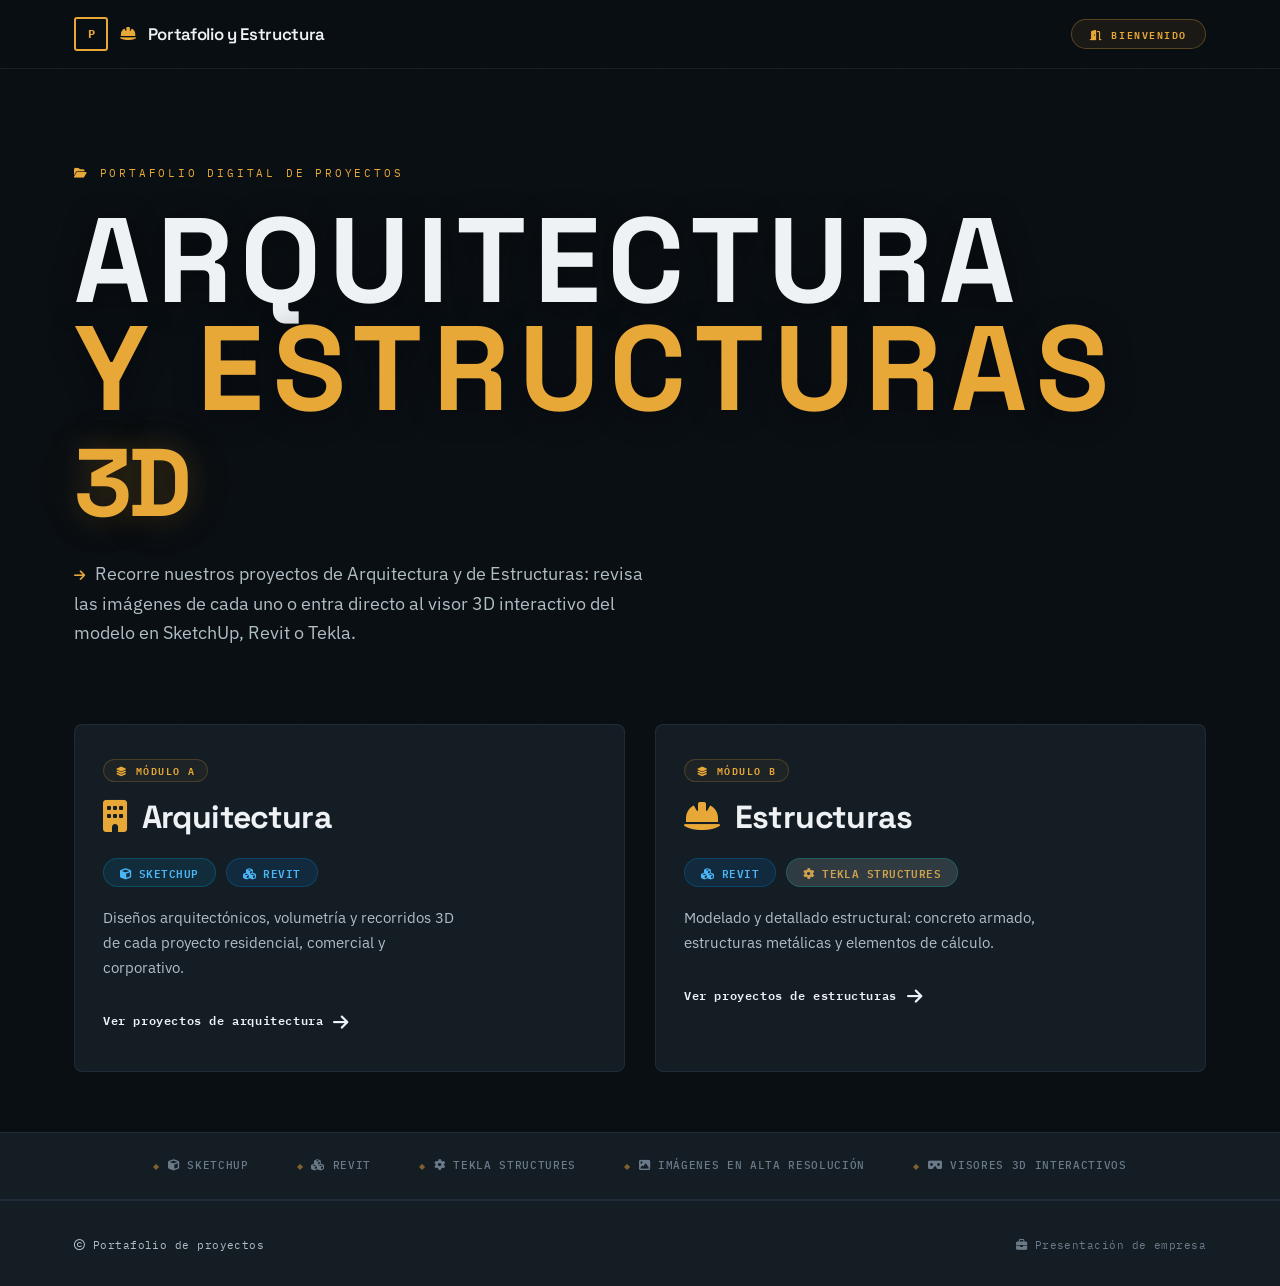
<file: index.html>
<!DOCTYPE html>
<html lang="es">
<head>
<meta charset="UTF-8" />
<meta name="viewport" content="width=device-width, initial-scale=1.0" />
<title>Portafolio de Proyectos — Constructora</title>
<meta name="description" content="Portafolio de proyectos de Arquitectura y Estructuras: imágenes y visores 3D interactivos." />

<!-- Font Awesome -->
<link rel="stylesheet" href="https://cdnjs.cloudflare.com/ajax/libs/font-awesome/6.5.0/css/all.min.css" />

<link rel="preconnect" href="https://fonts.googleapis.com">
<link rel="preconnect" href="https://fonts.gstatic.com" crossorigin>
<link href="https://fonts.googleapis.com/css2?family=Space+Grotesk:wght@500;600;700&family=IBM+Plex+Sans:wght@400;500;600&family=IBM+Plex+Mono:wght@400;500&display=swap" rel="stylesheet">
<link rel="stylesheet" href="css/style.css" />
</head>
<body>

  <header class="topbar">
    <div class="container">
      <a href="index.html" class="brand">
        <span class="brand-mark">P</span>
        <i class="fas fa-hard-hat" style="color: var(--color-accent); font-size: 0.9rem;"></i>
        Portafolio y Estructura
      </a>
      <span class="sheet-tag">
        <i class="fas fa-door-open"></i> Bienvenido
      </span>
    </div>
  </header>

  <section class="hero">
    <!-- Fondo de estructura -->
    <div class="hero-bg">
      <div class="hero-bg-image" style="background-image: url('https://res.cloudinary.com/ddqe5f2br/image/upload/v1784084757/unnamed_wdhgyp.jpg')"></div>
      <div class="hero-overlay"></div>
      <div class="hero-grid"></div>
    </div>

    <div class="container hero-content">
      <p class="hero-eyebrow">
        <i class="fas fa-folder-open"></i> Portafolio digital de proyectos
      </p>
      
      <!-- Título -->
      <h1 class="hero-title">
        <span class="hero-title-line" data-text="ARQUITECTURA">
            ARQUITECTURA
        </span>

        <span class="hero-title-line hero-title-line-accent"
              data-text="Y ESTRUCTURAS">
            Y ESTRUCTURAS
        </span>

        <span class="hero-title-3d">
        <span class="texto-3d">3D</span>
        </span>
      </h1>
      
      <p class="lead">
        <i class="fas fa-arrow-right" style="color: var(--color-accent); font-size: 0.8rem; margin-right: 6px;"></i>
        Recorre nuestros proyectos de Arquitectura y de Estructuras: revisa
        las imágenes de cada uno o entra directo al visor 3D interactivo
        del modelo en SketchUp, Revit o Tekla.
      </p>
    </div>
  </section>

  <div class="container">
    <div class="module-grid">

      <a href="arquitectura.html" class="module-card module-card-architecture">
        <span class="code">
          <i class="fas fa-layer-group"></i> MÓDULO A
        </span>
        <h2>
          <i class="fas fa-building" style="color: var(--color-accent); margin-right: 8px;"></i>
          Arquitectura
        </h2>
        <div class="software-tags">
          <span class="software-tag sketchup"><i class="fas fa-cube"></i> SketchUp</span>
          <span class="software-tag revit"><i class="fas fa-cubes"></i> Revit</span>
        </div>
        <p>Diseños arquitectónicos, volumetría y recorridos 3D de cada proyecto residencial, comercial y corporativo.</p>
        <span class="cta">
          Ver proyectos de arquitectura <span class="arrow"><i class="fas fa-arrow-right"></i></span>
        </span>
      </a>

      <a href="estructuras.html" class="module-card module-card-structures">
        <span class="code">
          <i class="fas fa-layer-group"></i> MÓDULO B
        </span>
        <h2>
          <i class="fas fa-helmet-safety" style="color: var(--color-accent); margin-right: 8px;"></i>
          Estructuras
        </h2>
        <div class="software-tags">
          <span class="software-tag revit"><i class="fas fa-cubes"></i> Revit</span>
          <span class="software-tag tekla"><i class="fas fa-cog"></i> Tekla Structures</span>
        </div>
        <p>Modelado y detallado estructural: concreto armado, estructuras metálicas y elementos de cálculo.</p>
        <span class="cta">
          Ver proyectos de estructuras <span class="arrow"><i class="fas fa-arrow-right"></i></span>
        </span>
      </a>

    </div>
  </div>

  <div class="trust-strip">
    <div class="container">
      <span><i class="fas fa-cube"></i> SketchUp</span>
      <span><i class="fas fa-cubes"></i> Revit</span>
      <span><i class="fas fa-cog"></i> Tekla Structures</span>
      <span><i class="fas fa-image"></i> Imágenes en alta resolución</span>
      <span><i class="fas fa-vr-cardboard"></i> Visores 3D interactivos</span>
    </div>
  </div>

  <footer class="footer">
    <div class="container">
      <span>
        <i class="far fa-copyright"></i> Portafolio de proyectos
      </span>
      <span>
        <i class="fas fa-briefcase"></i> Presentación de empresa
      </span>
    </div>
  </footer>

</body>
</html>
</file>
<file: css/style.css>
/* ============================================================ */
/* VARIABLES */
/* ============================================================ */
:root {
  --color-bg: #0a0f14;
  --color-bg-card: #141c24;
  --color-bg-card-hover: #1c2630;
  --color-surface: #26323e;
  
  --color-text: #eef2f5;
  --color-text-secondary: #b0bec5;
  --color-text-muted: #6a7a88;
  
  --color-accent: #e8a838;
  --color-accent-hover: #d4952a;
  --color-accent-glow: rgba(232, 168, 56, 0.1);
  
  --color-line: #4a6a85;
  --color-line-subtle: rgba(74, 106, 133, 0.2);
  --color-line-grid: rgba(74, 106, 133, 0.05);
  
  --font-display: 'Space Grotesk', 'IBM Plex Sans', sans-serif;
  --font-body: 'IBM Plex Sans', sans-serif;
  --font-mono: 'IBM Plex Mono', monospace;
  
  --container: 1180px;
  --gutter: 24px;
  --radius: 3px;
  --radius-lg: 8px;
  
  --ease: cubic-bezier(0.25, 0.46, 0.45, 0.94);
  --duration: 0.4s;
}

/* ============================================================ */
/* RESET Y BASE */
/* ============================================================ */
* {
  margin: 0;
  padding: 0;
  box-sizing: border-box;
}

html {
  scroll-behavior: smooth;
  -webkit-font-smoothing: antialiased;
}

body {
  font-family: var(--font-body);
  color: var(--color-text);
  background: var(--color-bg);
  line-height: 1.6;
  overflow-x: hidden;
}

body.page-arquitectura {
  background: #0a0f14;
  background-image: linear-gradient(rgba(10, 15, 20, 0.88), rgba(10, 15, 20, 0.88)), url('https://images.unsplash.com/photo-1600585154340-be6161a56a0c?w=1920&q=80');
  background-size: cover;
  background-position: center;
  background-attachment: fixed;
  min-height: 100vh;
}

body.page-estructuras {
  background: #0a0f14;
  background-image: linear-gradient(rgba(10, 15, 20, 0.88), rgba(10, 15, 20, 0.88)), url('https://tinyurl.com/5n6w59p3');
  background-size: cover;
  background-position: center;
  background-attachment: fixed;
  min-height: 100vh;
}

img {
  max-width: 100%;
  display: block;
}

a {
  color: inherit;
  text-decoration: none;
}

.container {
  max-width: var(--container);
  margin: 0 auto;
  padding: 0 var(--gutter);
}

::selection {
  background: var(--color-accent);
  color: var(--color-bg);
}

/* ============================================================ */
/* TOPBAR - Navegación fija */
/* ============================================================ */
.topbar {
  position: sticky;
  top: 0;
  z-index: 50;
  background: rgba(10, 15, 20, 0.92);
  backdrop-filter: blur(16px) saturate(1.2);
  border-bottom: 1px solid var(--color-line-subtle);
}

.topbar .container {
  display: flex;
  align-items: center;
  justify-content: space-between;
  height: 68px;
}

/* Logo y marca */
.brand {
  display: flex;
  align-items: center;
  gap: 12px;
  text-decoration: none;
  font-family: var(--font-display);
  font-weight: 600;
  font-size: 1.05rem;
  letter-spacing: -0.02em;
  color: var(--color-text);
}

.brand-mark {
  width: 34px;
  height: 34px;
  border: 2px solid var(--color-accent);
  border-radius: var(--radius);
  display: grid;
  place-items: center;
  font-family: var(--font-mono);
  font-size: 0.75rem;
  font-weight: 700;
  color: var(--color-accent);
  transition: all var(--duration) var(--ease);
}

.brand:hover .brand-mark {
  background: var(--color-accent);
  color: var(--color-bg);
  transform: rotate(-6deg) scale(1.05);
}

/* Etiqueta "Bienvenido" o código de lámina */
.sheet-tag {
  font-family: var(--font-mono);
  font-size: 0.65rem;
  letter-spacing: 0.15em;
  color: var(--color-accent);
  padding: 6px 18px;
  border: 1px solid rgba(232, 168, 56, 0.3);
  border-radius: 999px;
  text-transform: uppercase;
  background: rgba(232, 168, 56, 0.08);
  font-weight: 600;
  transition: all var(--duration) var(--ease);
  position: relative;
  overflow: hidden;
}

.sheet-tag:hover {
  background: rgba(232, 168, 56, 0.15);
  border-color: var(--color-accent);
  transform: scale(1.05);
  box-shadow: 0 0 30px rgba(232, 168, 56, 0.1);
}

.sheet-tag::before {
  content: '';
  position: absolute;
  top: -50%;
  left: -50%;
  width: 200%;
  height: 200%;
  background: radial-gradient(circle, rgba(232, 168, 56, 0.05) 0%, transparent 70%);
  opacity: 0;
  transition: opacity 0.6s ease;
}

.sheet-tag:hover::before {
  opacity: 1;
}

/* ============================================================ */
/* TOPBAR - Responsive */
/* ============================================================ */
@media (max-width: 640px) {
  .sheet-tag {
    font-size: 0.5rem;
    padding: 2px 10px;
  }
  .brand {
    font-size: 0.9rem;
  }
  .brand-mark {
    width: 30px;
    height: 30px;
    font-size: 0.65rem;
  }
}

/* ============================================================ */
/* HERO - Sección principal con imagen de fondo */
/* ============================================================ */
.hero {
  position: relative;
  min-height: 75vh;
  display: flex;
  align-items: center;
  overflow: hidden;
  padding: 60px 0 60px;
}

/* Fondo con imagen de estructura */
.hero-bg {
  position: absolute;
  inset: 0;
  z-index: 0;
}

.hero-bg-image {
  width: 100%;
  height: 100%;
  background-size: cover;
  background-position: center;
  filter: grayscale(0.9) contrast(1.2) brightness(0.3);
  transform: scale(1.05);
  transition: transform 0.3s ease;
}

.hero-overlay {
  position: absolute;
  inset: 0;
  background: 
    radial-gradient(ellipse at 30% 50%, rgba(10, 15, 20, 0.4) 0%, transparent 60%),
    linear-gradient(180deg, rgba(10, 15, 20, 0.2) 0%, var(--color-bg) 100%);
}

/* Cuadrícula tipo papel milimetrado */
.hero-grid {
  position: absolute;
  inset: 0;
  background-image:
    repeating-linear-gradient(0deg, var(--color-line-grid) 0px, var(--color-line-grid) 1px, transparent 1px, transparent 60px),
    repeating-linear-gradient(90deg, var(--color-line-grid) 0px, var(--color-line-grid) 1px, transparent 1px, transparent 60px);
  opacity: 0.3;
  pointer-events: none;
}

.hero-content {
  position: relative;
  z-index: 1;
  width: 100%;
}

.hero-eyebrow {
  font-family: var(--font-mono);
  font-size: 0.7rem;
  letter-spacing: 0.25em;
  text-transform: uppercase;
  color: var(--color-accent);
  margin-bottom: 24px;
}

/* ============================================================ */
/* TÍTULO */
/* ============================================================ */
.hero-title {
  display: flex;
  flex-direction: column;
  gap: 0;
  margin-bottom: 28px;
  max-width: 100%;
}

.hero-title-line {
  display: block;
  font-family: 'Space Grotesk', 'IBM Plex Sans', sans-serif;
  font-size: clamp(3.5rem, 10vw, 7.5rem);
  font-weight: 700;
  text-transform: uppercase;
  line-height: 0.9;
  letter-spacing: 0.06em;
  color: #eef2f5;
  text-shadow: 0 4px 30px rgba(0, 0, 0, 0.4);
  transition: all 0.3s ease;
}

/* Segunda línea con acento dorado */
.hero-title-line-accent {
  color: #e8a838;
  letter-spacing: 0.08em;
}

.hero-title-line:hover {
  transform: translateX(6px);
}

.hero-title-line-accent:hover {
  transform: translateX(6px);
}

/* TEXTO 3D GIRATORIO */
.hero-title-3d {
  display: flex;
  align-items: center;
  gap: 12px;
  margin-top: 12px;
}

.texto-3d {
  font-family: 'Space Grotesk', 'IBM Plex Sans', sans-serif;
  font-size: clamp(3rem, 8vw, 6rem);
  font-weight: 900;
  color: var(--color-accent);
  text-shadow: 
    0 0 30px rgba(232, 168, 56, 0.2),
    0 0 60px rgba(232, 168, 56, 0.1),
    0 4px 30px rgba(0, 0, 0, 0.4);
  display: inline-block;
  animation: girar3D 6s ease-in-out infinite;
  transform-style: preserve-3d;
  perspective: 800px;
  line-height: 1;
  letter-spacing: -0.04em;
}

.texto-3d-label {
  font-family: var(--font-mono);
  font-size: 0.65rem;
  letter-spacing: 0.15em;
  text-transform: uppercase;
  color: var(--color-text-secondary);
  padding: 4px 12px;
  border: 1px solid var(--color-line-subtle);
  border-radius: 999px;
  background: rgba(74, 106, 133, 0.06);
  white-space: nowrap;
}

/* Animacion de giro */
@keyframes girar3D {
  0% { 
    transform: rotateY(0deg) scale(1);
    text-shadow: 
      0 0 30px rgba(232, 168, 56, 0.2),
      0 0 60px rgba(232, 168, 56, 0.1),
      0 4px 30px rgba(0, 0, 0, 0.4);
  }
  25% {
    transform: rotateY(90deg) scale(1.05);
    text-shadow: 
      0 0 40px rgba(232, 168, 56, 0.3),
      0 0 80px rgba(232, 168, 56, 0.15),
      0 4px 30px rgba(0, 0, 0, 0.4);
  }
  50% { 
    transform: rotateY(180deg) scale(1.1);
    text-shadow: 
      0 0 50px rgba(232, 168, 56, 0.4),
      0 0 100px rgba(232, 168, 56, 0.2),
      0 4px 30px rgba(0, 0, 0, 0.4);
  }
  75% {
    transform: rotateY(270deg) scale(1.05);
    text-shadow: 
      0 0 40px rgba(232, 168, 56, 0.3),
      0 0 80px rgba(232, 168, 56, 0.15),
      0 4px 30px rgba(0, 0, 0, 0.4);
  }
  100% { 
    transform: rotateY(360deg) scale(1);
    text-shadow: 
      0 0 30px rgba(232, 168, 56, 0.2),
      0 0 60px rgba(232, 168, 56, 0.1),
      0 4px 30px rgba(0, 0, 0, 0.4);
  }
}

/* RESPONSIVE PARA EL TEXTO 3D */
@media (max-width: 768px) {
  .hero-title-3d {
    flex-wrap: wrap;
    gap: 8px;
    margin-top: 8px;
  }

  .texto-3d {
    font-size: clamp(2.5rem, 7vw, 4rem);
  }

  .texto-3d-label {
    font-size: 0.55rem;
    padding: 3px 10px;
  }
}

@media (max-width: 480px) {
  .hero-title-3d {
    gap: 6px;
  }

  .texto-3d {
    font-size: clamp(2rem, 5vw, 3rem);
  }

  .texto-3d-label {
    font-size: 0.5rem;
    padding: 2px 8px;
  }
}

@media (prefers-reduced-motion: reduce) {
  .texto-3d {
    animation: none;
    transform: none !important;
  }
}

/* ============================================================ */
/* LEAD TEXT - Descripción */
/* ============================================================ */
.hero .lead {
  font-size: 1.1rem;
  line-height: 1.7;
  color: var(--color-text-secondary);
  max-width: 52ch;
}

/* ============================================================ */
/* HERO - Responsive */
/* ============================================================ */
@media (max-width: 768px) {
  .hero-title-line {
    font-size: clamp(2.5rem, 8vw, 4rem);
    letter-spacing: 0.04em;
  }
  .hero-title-line-accent {
    letter-spacing: 0.06em;
  }
}

@media (max-width: 480px) {
  .hero .lead {
    font-size: 0.95rem;
  }
  .hero-title-line {
    font-size: clamp(1.8rem, 6vw, 3rem);
    letter-spacing: 0.02em;
  }
  .hero-title-line-accent {
    letter-spacing: 0.04em;
  }
}

/* ============================================================ */
/* MODULE GRID - Tarjetas de arquitectura y estructuras */
/* ============================================================ */
.module-grid {
  display: grid;
  grid-template-columns: 1fr;
  gap: 28px;
  margin-top: -20px;
  position: relative;
  z-index: 2;
  padding-bottom: 60px;
}

@media (min-width: 760px) {
  .module-grid {
    grid-template-columns: 1fr 1fr;
    gap: 30px;
  }
}

.module-card {
  display: block;
  text-decoration: none;
  background: var(--color-bg-card);
  border: 1px solid var(--color-line-subtle);
  border-radius: var(--radius-lg);
  padding: 32px 28px 28px;
  transition: all var(--duration) var(--ease);
  position: relative;
  overflow: hidden;
}

/* Borde superior con acento dorado */
.module-card::before {
  content: '';
  position: absolute;
  top: 0;
  left: 0;
  right: 0;
  height: 3px;
  background: linear-gradient(90deg, transparent, var(--color-accent), transparent);
  opacity: 0;
  transition: opacity var(--duration) var(--ease);
}

.module-card:hover::before {
  opacity: 1;
}

.module-card:hover {
  transform: translateY(-8px);
  border-color: rgba(74, 106, 133, 0.5);
  box-shadow: 0 24px 64px rgba(0, 0, 0, 0.5);
  background: var(--color-bg-card-hover);
}

/* Código del módulo (MÓDULO A / MÓDULO B) */
.module-card .code {
  font-family: var(--font-mono);
  font-size: 0.6rem;
  font-weight: 600;
  letter-spacing: 0.15em;
  color: var(--color-accent);
  text-transform: uppercase;
  display: inline-block;
  padding: 3px 12px;
  border: 1px solid rgba(232, 168, 56, 0.2);
  border-radius: 999px;
  background: rgba(232, 168, 56, 0.05);
  margin-bottom: 6px;
}

/* Título de la tarjeta */
.module-card h2 {
  font-family: var(--font-display);
  font-size: 2rem;
  font-weight: 700;
  letter-spacing: -0.02em;
  color: var(--color-text);
  margin: 4px 0 14px;
  transition: color var(--duration) var(--ease);
}

.module-card:hover h2 {
  color: var(--color-accent);
}

/* ============================================================ */
/* SOFTWARE TAGS - Colores por programa */
/* ============================================================ */
.software-tags {
  display: flex;
  gap: 10px;
  margin-bottom: 18px;
  flex-wrap: wrap;
}

.software-tag {
  font-family: var(--font-mono);
  font-size: 0.7rem;
  font-weight: 600;
  padding: 5px 16px;
  border-radius: 999px;
  color: var(--color-text);
  letter-spacing: 0.04em;
  text-transform: uppercase;
  transition: all var(--duration) var(--ease);
  position: relative;
}

/* SketchUp - Azul turquesa */
.software-tag.sketchup {
  background: rgba(0, 150, 200, 0.15);
  border: 1px solid rgba(0, 150, 200, 0.3);
  color: #4cb5f5;
}

.software-tag.sketchup:hover {
  background: rgba(0, 150, 200, 0.25);
  border-color: #4cb5f5;
  transform: scale(1.05);
  box-shadow: 0 0 20px rgba(0, 150, 200, 0.15);
}

/* Revit - Azul */
.software-tag.revit {
  background: rgba(0, 130, 210, 0.15);
  border: 1px solid rgba(0, 130, 210, 0.3);
  color: #4cb5f5;
}

.software-tag.revit:hover {
  background: rgba(0, 130, 210, 0.25);
  border-color: #4cb5f5;
  transform: scale(1.05);
  box-shadow: 0 0 20px rgba(0, 130, 210, 0.15);
}

/* Tekla Structures - Dorado/ámbar */
.software-tag.tekla {
  background: rgba(204, 236, 235, 0.15);
  border: 1px solid rgba(0, 180, 170, 0.3);
  color: #d0a24d;
}

.software-tag.tekla:hover {
  background: rgba(0, 180, 170, 0.25);
  border-color: #4dd0c7;
  transform: scale(1.05);
  box-shadow: 0 0 20px rgba(0, 180, 170, 0.15);
}

/* Tag genérico (fallback) */
.software-tag.default {
  background: rgba(74, 106, 133, 0.12);
  border: 1px solid var(--color-line-subtle);
  color: var(--color-text-secondary);
}

.software-tag.default:hover {
  background: rgba(74, 106, 133, 0.2);
  transform: scale(1.05);
}

/* ============================================================ */
/* DESCRIPCIÓN Y CTA */
/* ============================================================ */
.module-card p {
  font-size: 0.92rem;
  line-height: 1.7;
  color: var(--color-text-secondary);
  margin-bottom: 20px;
  max-width: 40ch;
}

.module-card .cta {
  display: inline-flex;
  align-items: center;
  gap: 10px;
  font-family: var(--font-mono);
  font-size: 0.75rem;
  font-weight: 600;
  letter-spacing: 0.05em;
  color: var(--color-text);
  transition: all var(--duration) var(--ease);
  padding: 6px 0;
  border-bottom: 2px solid transparent;
}

.module-card .cta .arrow {
  transition: transform var(--duration) var(--ease);
  font-size: 1.1rem;
}

.module-card:hover .cta .arrow {
  transform: translateX(8px);
}

.module-card:hover .cta {
  color: var(--color-accent);
  border-bottom-color: var(--color-accent);
}

/* ============================================================ */
/* TRUST STRIP - Franja de tecnologías */
/* ============================================================ */
.trust-strip {
  border-top: 1px solid var(--color-line-subtle);
  border-bottom: 1px solid var(--color-line-subtle);
  background: var(--color-bg-card);
  padding: 24px 0;
  overflow: hidden;
}

.trust-strip .container {
  display: flex;
  flex-wrap: wrap;
  gap: 24px 48px;
  justify-content: center;
  align-items: center;
}

.trust-strip span {
  font-family: var(--font-mono);
  font-size: 0.7rem;
  font-weight: 500;
  letter-spacing: 0.06em;
  color: var(--color-text-muted);
  text-transform: uppercase;
  position: relative;
}

.trust-strip span::before {
  content: '◆';
  color: var(--color-accent);
  margin-right: 8px;
  font-size: 0.5rem;
  opacity: 0.5;
}

@media (max-width: 640px) {
  .trust-strip .container {
    gap: 16px 24px;
  }
  .trust-strip span {
    font-size: 0.6rem;
  }
  .trust-strip span::before {
    display: none;
  }
}

/* ============================================================ */
/* FOOTER */
/* ============================================================ */
.footer {
  background: var(--color-bg-card);
  padding: 36px 0 32px;
  border-top: 1px solid var(--color-line-subtle);
}

.footer .container {
  display: flex;
  flex-wrap: wrap;
  gap: 16px 32px;
  justify-content: space-between;
  align-items: center;
}

.footer span {
  font-family: var(--font-mono);
  font-size: 0.7rem;
  color: var(--color-text-muted);
  letter-spacing: 0.04em;
}

.footer span:first-child {
  color: var(--color-text-secondary);
}

@media (max-width: 640px) {
  .footer .container {
    flex-direction: column;
    text-align: center;
    gap: 8px;
  }
  .footer span {
    font-size: 0.6rem;
  }
}

/* ============================================================ */
/* SCROLLBAR PERSONALIZADA */
/* ============================================================ */
::-webkit-scrollbar {
  width: 8px;
  height: 8px;
}

::-webkit-scrollbar-track {
  background: var(--color-bg);
}

::-webkit-scrollbar-thumb {
  background: var(--color-surface);
  border-radius: 4px;
}

::-webkit-scrollbar-thumb:hover {
  background: var(--color-line);
}

/* ============================================================ */
/* REDUCED MOTION - Para accesibilidad */
/* ============================================================ */
@media (prefers-reduced-motion: reduce) {
  *,
  *::before,
  *::after {
    animation-duration: 0.01ms !important;
    animation-iteration-count: 1 !important;
    transition-duration: 0.01ms !important;
  }
  html {
    scroll-behavior: auto;
  }
  .module-card:hover {
    transform: none;
  }
  .hero-title-line:hover {
    transform: none;
  }
}

/* ============================================================ */
/* ARQUITECTURA.HTML / ESTRUCTURAS.HTML */
/* Estilos específicos para las páginas de proyectos */
/* ============================================================ */

/* Back link - Volver al portafolio */
.back-link {
  display: inline-flex;
  align-items: center;
  gap: 8px;
  font-family: var(--font-mono);
  font-size: 0.7rem;
  font-weight: 600;
  text-transform: uppercase;
  letter-spacing: 0.08em;
  color: var(--color-accent);
  padding: 8px 18px;
  border: 1px solid var(--color-line-subtle);
  border-radius: 999px;
  background: rgba(232, 168, 56, 0.15);
  transition: all var(--duration) var(--ease);
  position: relative;
  overflow: hidden;
}

/* Efecto hover */
.back-link:hover {
  color: var(--color-text);
  border-color: var(--color-accent);
  background: rgba(232, 168, 56, 0.25);
  transform: translateX(-4px);
  box-shadow: 0 4px 20px rgba(232, 168, 56, 0.1);
}

/* Efecto de brillo al hover */
.back-link::before {
  content: '';
  position: absolute;
  top: -50%;
  left: -50%;
  width: 200%;
  height: 200%;
  background: radial-gradient(circle, rgba(232, 168, 56, 0.05) 0%, transparent 70%);
  opacity: 0;
  transition: opacity 0.6s ease;
}

.back-link:hover::before {
  opacity: 1;
}

/* Icono con animación */
.back-link i {
  transition: transform var(--duration) var(--ease);
  font-size: 0.8rem;
}

.back-link:hover i {
  transform: translateX(-4px);
}

/* SECTION HEADER - Encabezado de página de proyectos */
.section-header {
  padding: 60px 0 50px;
  border-bottom: 1px solid var(--color-line-subtle);
  background: transparent;
  text-align: center;
  position: relative;
  overflow: hidden;
}

/* Overlay oscuro */
.section-header::after {
  content: '';
  position: absolute;
  inset: 0;
  background: rgba(10, 15, 20, 0.85);
  z-index: 0;
}

/* Contenido */
.section-header .container {
  position: relative;
  z-index: 1;
}
.section-header .code {
  font-family: var(--font-mono);
  font-size: 0.7rem;
  letter-spacing: 0.12em;
  color: var(--color-text-muted);
  text-transform: uppercase;
  display: inline-block;
  margin-bottom: 8px;
}

.section-header h1 {
  font-family: var(--font-display);
  font-size: clamp(2rem, 4vw, 3.2rem);
  font-weight: 700;
  letter-spacing: -0.02em;
  color: var(--color-text);
  margin: 8px 0 12px;
  text-align: center;
}

.section-header p {
  font-size: 1rem;
  line-height: 1.7;
  color: var(--color-text-secondary);
  max-width: 55ch;
  margin: 0 auto;
  text-align: center;
}

.section-header p strong {
  color: var(--color-accent);
  font-weight: 600;
}

.floating-whatsapp-btn {
  position: fixed;
  right: 24px;
  bottom: 24px;
  width: 64px;
  height: 64px;
  border-radius: 50%;
  display: grid;
  place-items: center;
  background: linear-gradient(135deg, #25d366, #128c7e);
  color: #ffffff;
  border: 1px solid rgba(255, 255, 255, 0.14);
  box-shadow: 0 18px 40px rgba(18, 140, 126, 0.35);
  z-index: 120;
  transition: transform var(--duration) var(--ease), box-shadow var(--duration) var(--ease), filter var(--duration) var(--ease);
}

.floating-whatsapp-btn::before {
  content: '';
  position: absolute;
  inset: -8px;
  border-radius: 50%;
  border: 1px solid rgba(37, 211, 102, 0.22);
  opacity: 0.8;
  animation: whatsappPulse 2.4s ease-in-out infinite;
}

.floating-whatsapp-btn i {
  font-size: 1.9rem;
  position: relative;
  z-index: 1;
  transform-style: preserve-3d;
  animation: whatsappSpin3d 4.8s linear infinite;
  text-shadow: 0 0 18px rgba(255, 255, 255, 0.18);
}

.floating-whatsapp-btn:hover {
  transform: translateY(-4px) scale(1.06);
  box-shadow: 0 22px 50px rgba(18, 140, 126, 0.45);
  filter: brightness(1.06);
}

.floating-whatsapp-btn:focus-visible {
  outline: 2px solid rgba(255, 255, 255, 0.9);
  outline-offset: 4px;
}

@keyframes whatsappSpin3d {
  0% {
    transform: perspective(240px) rotateY(0deg) rotateX(0deg);
  }
  50% {
    transform: perspective(240px) rotateY(180deg) rotateX(18deg);
  }
  100% {
    transform: perspective(240px) rotateY(360deg) rotateX(0deg);
  }
}

@keyframes whatsappPulse {
  0%,
  100% {
    transform: scale(0.96);
    opacity: 0.65;
  }
  50% {
    transform: scale(1.12);
    opacity: 1;
  }
}

@media (max-width: 640px) {
  .floating-whatsapp-btn {
    right: 16px;
    bottom: 16px;
    width: 58px;
    height: 58px;
  }

  .floating-whatsapp-btn i {
    font-size: 1.7rem;
  }
}

/* ============================================================ */
/* SHEET INDEX - Grilla de proyectos */
/* ============================================================ */
.sheet-index {
  padding: 40px 0 80px;
  display: flex;
  flex-wrap: wrap;
  justify-content: center;
  align-items: stretch;
  gap: 28px;
  width: min(100%, 1180px);
  margin: 0 auto;
}

@media (min-width: 700px) {
  .sheet-index {
    gap: 30px;
  }
}

@media (min-width: 1080px) {
  .sheet-index {
    gap: 32px;
  }
}

/* ============================================================ */
/* SHEET CARD - Tarjeta de proyecto */
/* ============================================================ */
.sheet-card {
  flex: 1 1 340px;
  max-width: 380px;
  width: 100%;
  border: 1px solid var(--color-line-subtle);
  background: var(--color-bg-card);
  border-radius: var(--radius-lg);
  overflow: visible;
  display: flex;
  flex-direction: column;
  transition: all var(--duration) var(--ease);
  position: relative;
}

.sheet-card:hover {
  transform: translateY(-6px);
  border-color: rgba(74, 106, 133, 0.4);
  box-shadow: 0 20px 50px rgba(0, 0, 0, 0.4);
  z-index: 2;
}

/* Imagen del proyecto */
.sheet-card .thumb {
  position: relative;
  aspect-ratio: 4 / 3;
  overflow: hidden;
  background: var(--color-surface);
}

.sheet-card .thumb img {
  width: 100%;
  height: 100%;
  object-fit: cover;
  transition: transform 0.6s ease;
  filter: grayscale(0.6) brightness(0.7);
}

.sheet-card:hover .thumb img {
  transform: scale(1.04);
  filter: grayscale(0.3) brightness(0.8);
}

/* Badge con código de lámina */
.sheet-card .thumb .code-badge {
  position: absolute;
  top: 12px;
  left: 12px;
  background: rgba(10, 15, 20, 0.85);
  backdrop-filter: blur(4px);
  color: var(--color-accent);
  font-family: var(--font-mono);
  font-size: 0.6rem;
  font-weight: 600;
  padding: 4px 12px;
  border-radius: var(--radius);
  letter-spacing: 0.06em;
  border: 1px solid rgba(232, 168, 56, 0.2);
}

/* Cuerpo de la tarjeta */
.sheet-card .body {
  padding: 20px 20px 22px;
  display: flex;
  flex-direction: column;
  gap: 8px;
  flex: 1;
  position: relative;
  z-index: 1;
  overflow: visible;
}

.sheet-card h3 {
  font-family: var(--font-display);
  font-size: 1.2rem;
  font-weight: 600;
  color: var(--color-text);
  margin: 0;
  transition: color var(--duration) var(--ease);
}

.sheet-card:hover h3 {
  color: var(--color-accent);
}

.sheet-card .project-meta {
  display: flex;
  flex-direction: column;
  gap: 4px;
  margin: 4px 0 6px;
}

.sheet-card .meta-item {
  display: flex;
  align-items: center;
  gap: 8px;
  font-family: var(--font-mono);
  font-size: 0.7rem;
  color: var(--color-text-secondary);
  letter-spacing: 0.02em;
}

.sheet-card .meta-item i {
  font-size: 0.85rem;
  color: var(--color-text-muted);
  width: 16px;
  text-align: center;
  flex-shrink: 0;
}

.sheet-card .meta-item i.fa-location-dot {
  color: var(--color-accent);
  opacity: 0.8;
}

.sheet-card .meta-item i.fa-cube {
  color: var(--color-accent);
  opacity: 0.6;
}

.sheet-card .meta-item span {
  color: var(--color-text-secondary);
}

.sheet-card p.desc {
  color: var(--color-text-secondary);
  font-size: 0.85rem;
  line-height: 1.6;
  margin: 0;
  flex: 1;
}

/* Botones de acción */
.sheet-card .actions {
  display: flex;
  gap: 10px;
  margin-top: 12px;
  flex-wrap: wrap;
}

.sheet-card .actions > * {
  flex: 1 1 160px;
}

.viewer-dropdown {
  position: relative;
  flex: 1 1 160px;
}

.viewer-dropdown .viewer-toggle {
  width: 100%;
}

.btn {
  flex: 1;
  display: inline-flex;
  align-items: center;
  justify-content: center;
  gap: 6px;
  padding: 10px 12px;
  border-radius: var(--radius);
  font-family: var(--font-mono);
  font-size: 0.7rem;
  font-weight: 500;
  letter-spacing: 0.03em;
  text-decoration: none;
  border: 1px solid transparent;
  cursor: pointer;
  transition: all var(--duration) var(--ease);
  text-transform: uppercase;
}

.btn-ghost {
  border-color: var(--color-line-subtle);
  color: var(--color-text-secondary);
  background: transparent;
}

.btn-ghost:hover {
  border-color: var(--color-accent);
  color: var(--color-text);
  background: rgba(232, 168, 56, 0.05);
}

.btn-solid {
  background: var(--color-accent);
  color: var(--color-bg);
}

.btn-solid:hover {
  background: var(--color-accent-hover);
  transform: translateY(-2px);
  box-shadow: 0 8px 30px rgba(232, 168, 56, 0.25);
}

/* ============================================================ */
/* LIGHTBOX - Galería de imágenes */
/* ============================================================ */
.lightbox {
  position: fixed;
  inset: 0;
  background: rgba(10, 15, 20, 0.95);
  backdrop-filter: blur(8px);
  display: none;
  align-items: center;
  justify-content: center;
  z-index: 1000;
  padding: 24px;
}

.lightbox.open {
  display: flex;
}

.lightbox-inner {
  max-width: 900px;
  width: 100%;
}

.lightbox-frame {
  position: relative;
  background: var(--color-bg-card);
  border-radius: var(--radius-lg);
  overflow: hidden;
  border: 1px solid var(--color-line-subtle);
}

.lightbox-frame img {
  width: 100%;
  max-height: 68vh;
  object-fit: contain;
  background: var(--color-bg);
}

/* Cabecera del lightbox */
.lightbox-head {
  display: flex;
  align-items: center;
  justify-content: space-between;
  color: var(--color-text-secondary);
  font-family: var(--font-mono);
  font-size: 0.75rem;
  padding: 12px 16px;
  border-bottom: 1px solid var(--color-line-subtle);
}

.lightbox-close {
  background: transparent;
  border: 1px solid var(--color-line-subtle);
  color: var(--color-text-secondary);
  width: 32px;
  height: 32px;
  border-radius: var(--radius);
  cursor: pointer;
  font-size: 1rem;
  line-height: 1;
  transition: all var(--duration) var(--ease);
}

.lightbox-close:hover {
  border-color: var(--color-accent);
  color: var(--color-accent);
  transform: rotate(90deg);
}

/* Navegación del lightbox*/
.lightbox-nav {
  position: absolute;
  top: 50%;
  transform: translateY(-50%);
  background: rgba(10, 15, 20, 0.7);
  backdrop-filter: blur(4px);
  border: 1px solid var(--color-line-subtle);
  color: var(--color-text);
  width: 44px;
  height: 44px;
  border-radius: 50%;
  cursor: pointer;
  font-size: 1.2rem;
  transition: all var(--duration) var(--ease);
  display: grid;
  place-items: center;
}

.lightbox-nav:hover {
  border-color: var(--color-accent);
  color: var(--color-accent);
  background: rgba(232, 168, 56, 0.1);
}

.lightbox-nav.prev {
  left: 12px;
}

.lightbox-nav.next {
  right: 12px;
}

.lightbox-counter {
  text-align: center;
  color: var(--color-text-muted);
  font-family: var(--font-mono);
  font-size: 0.7rem;
  margin-top: 12px;
}

/* DROPDOWN - Modelo 3D */
.viewer-dropdown {
  position: relative;
  display: inline-block;
}

.viewer-toggle {
  display: inline-flex;
  align-items: center;
  gap: 8px;
}

.viewer-toggle .dropdown-icon {
  transition: transform 0.3s ease;
}

.viewer-menu {
  position: absolute;
  top: calc(100% + 8px);
  left: 50%;
  transform: translateX(-50%);
  min-width: 220px;
  max-width: calc(100vw - 24px);
  background: var(--color-bg-card);
  border: 1px solid var(--color-line-subtle);
  border-radius: var(--radius-lg);
  padding: 8px 0;
  box-shadow: 0 12px 40px rgba(0, 0, 0, 0.5);
  z-index: 100;
  display: none;
  animation: dropdownFade 0.2s ease;
}

.viewer-menu::before {
  content: '';
  position: absolute;
  top: -6px;
  left: 50%;
  width: 12px;
  height: 12px;
  background: var(--color-bg-card);
  border-top: 1px solid var(--color-line-subtle);
  border-left: 1px solid var(--color-line-subtle);
  transform: translateX(-50%) rotate(45deg);
}

.viewer-link {
  display: flex;
  align-items: center;
  gap: 10px;
  padding: 10px 18px;
  color: var(--color-text-secondary);
  font-family: var(--font-body);
  font-size: 0.85rem;
  transition: all var(--duration) var(--ease);
  text-decoration: none;
}

.viewer-link:hover {
  background: rgba(232, 168, 56, 0.06);
  color: var(--color-accent);
}

.viewer-link i {
  font-size: 0.75rem;
  color: var(--color-text-muted);
}

.viewer-link:hover i {
  color: var(--color-accent);
}

/*Animación del dropdown*/
@keyframes dropdownFade {
  0% {
    opacity: 0;
    transform: translateY(-8px) scale(0.96);
  }
  100% {
    opacity: 1;
    transform: translateY(0) scale(1);
  }
}

/* RESPONSIVE DROPDOWN */
@media (max-width: 640px) {
  .viewer-menu {
    min-width: 180px;
    right: 0;
    left: auto;
    transform: none;
  }
  
  .viewer-menu::before {
    left: auto;
    right: 20px;
    transform: rotate(45deg);
  }
  
  .viewer-link {
    font-size: 0.8rem;
    padding: 8px 14px;
  }
}
</file>
